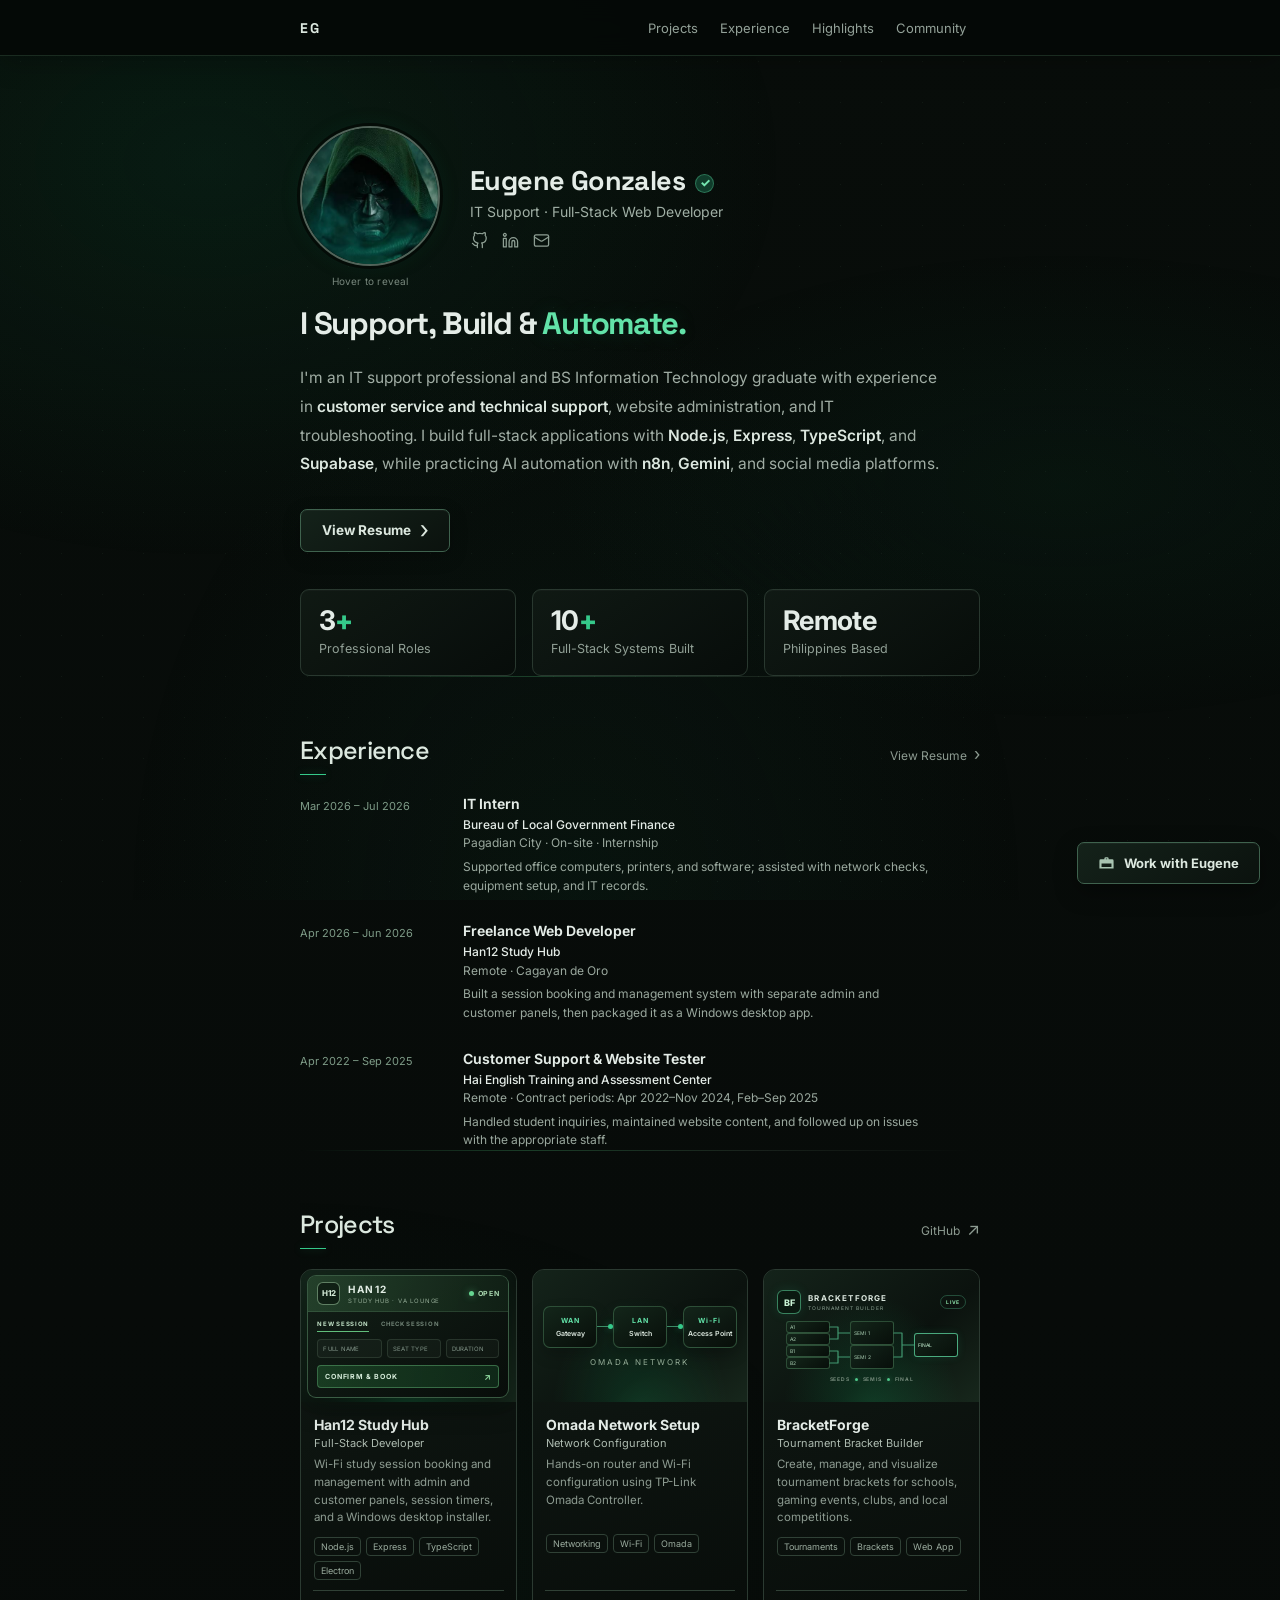
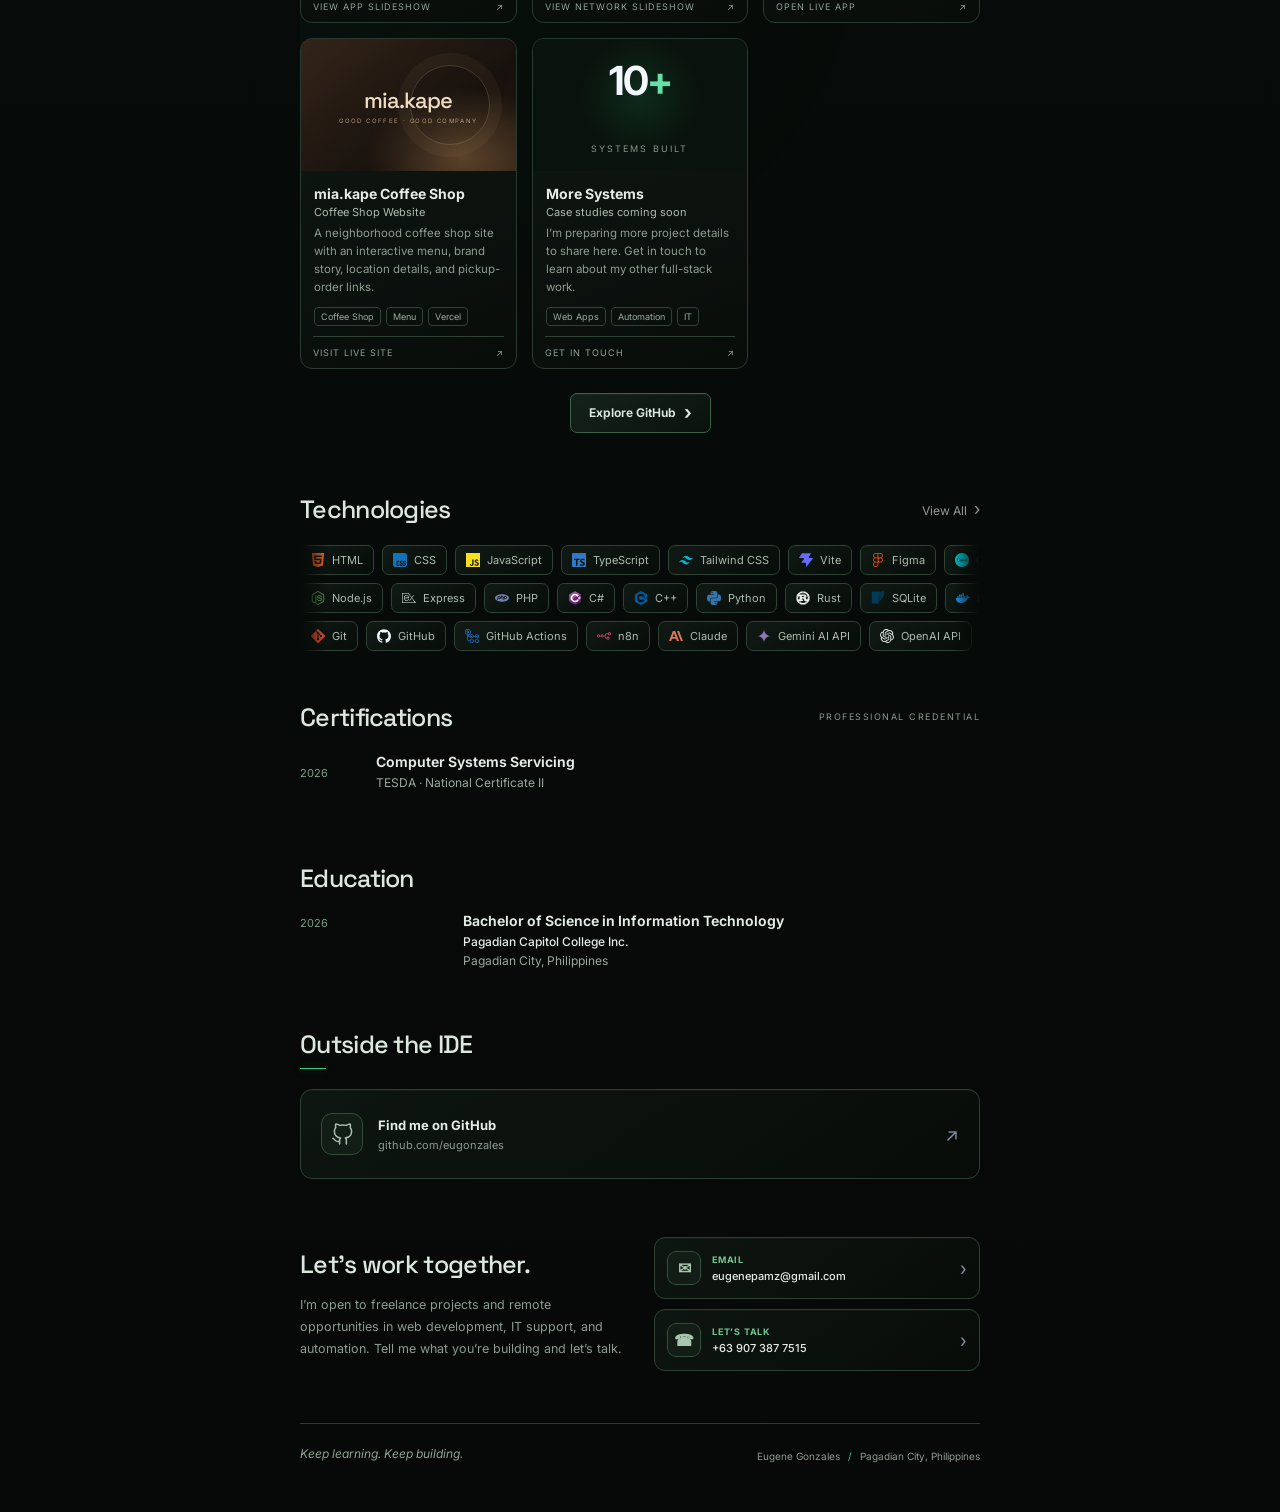
<file: index.html>
<!DOCTYPE html>
<html lang="en">
  <head>
    <meta charset="UTF-8" />
    <meta name="viewport" content="width=device-width, initial-scale=1.0" />
    <title>Eugene Gonzales | Portfolio</title>
    <link rel="preconnect" href="https://fonts.googleapis.com" />
    <link rel="preconnect" href="https://fonts.gstatic.com" crossorigin />
    <link href="https://fonts.googleapis.com/css2?family=Inter:wght@400;500;600;700;800&family=Space+Grotesk:wght@400;500;600;700&display=swap" rel="stylesheet" />
    <link rel="stylesheet" href="styles.css?v=17" />
  </head>
  <body>
    <header class="topbar">
      <nav class="nav-shell" aria-label="Main navigation">
        <a class="brand" href="#" aria-label="Home">EG</a>
        <div class="nav-links">
          <a href="#projects">Projects</a>
          <a href="#experience">Experience</a>
          <a href="#highlights">Highlights</a>
          <a href="#community">Community</a>
        </div>
      </nav>
    </header>

    <main class="hero">
      <section class="profile">
        <div class="profile-avatar">
          <button class="avatar" type="button" aria-label="Reveal your identity" aria-pressed="false">
            <img class="avatar-doomsday" src="assets/doomsday-default.jpg" alt="" />
            <img class="avatar-identity" src="assets/identity-reveal.png" alt="" />
          </button>
          <span class="avatar-hint">Hover to reveal</span>
        </div>
        <div class="identity">
          <h1>Eugene Gonzales <span class="verified" title="Verified">✓</span></h1>
          <p class="role">IT Support · Full-Stack Web Developer</p>
          <div class="socials">
            <a href="https://github.com/eugonzales" target="_blank" rel="noopener noreferrer" aria-label="GitHub">
              <svg viewBox="0 0 24 24" aria-hidden="true"><path d="M9 19c-5 1.5-5-2.5-7-3m14 6v-3.87a3.37 3.37 0 0 0-.94-2.61c3.14-.35 6.44-1.54 6.44-7A5.44 5.44 0 0 0 20 4.77 5.07 5.07 0 0 0 19.91 1S18.73.65 16 2.48a13.38 13.38 0 0 0-7 0C6.27.65 5.09 1 5.09 1A5.07 5.07 0 0 0 5 4.77a5.44 5.44 0 0 0-1.5 3.78c0 5.42 3.3 6.61 6.44 7A3.37 3.37 0 0 0 9 18.13V22"/></svg>
            </a>
            <a href="https://www.linkedin.com/in/gonzaleseugene/" target="_blank" rel="noopener noreferrer" aria-label="LinkedIn">
              <svg viewBox="0 0 24 24" aria-hidden="true"><path d="M16 8a6 6 0 0 1 6 6v7h-4v-7a2 2 0 0 0-4 0v7h-4v-7a6 6 0 0 1 6-6Z"/><rect x="2" y="9" width="4" height="12"/><circle cx="4" cy="4" r="2"/></svg>
            </a>
            <a href="mailto:eugenepamz@gmail.com" aria-label="Email">
              <svg viewBox="0 0 24 24" aria-hidden="true"><rect x="2" y="4" width="20" height="16" rx="2"/><path d="m22 7-8.97 5.7a1.94 1.94 0 0 1-2.06 0L2 7"/></svg>
            </a>
          </div>
        </div>
      </section>

      <section class="intro">
        <h2>I Support, Build &amp; <span>Automate.</span></h2>
        <p>
          I'm an IT support professional and BS Information Technology graduate with experience in
          <strong>customer service and technical support</strong>, website administration, and IT troubleshooting. I build full-stack
          applications with <strong>Node.js</strong>, <strong>Express</strong>, <strong>TypeScript</strong>,
          and <strong>Supabase</strong>, while practicing AI automation with <strong>n8n</strong>,
          <strong>Gemini</strong>, and social media platforms.
        </p>
        <a class="resume-button" href="assets/Eugene-Gonzales-Resume.pdf" target="_blank" rel="noopener noreferrer">View Resume <span>›</span></a>
      </section>

      <section class="stats">
        <article><strong><span>3</span><em>+</em></strong><p>Professional Roles</p></article>
        <article><strong><span>10</span><em>+</em></strong><p>Full-Stack Systems Built</p></article>
        <article><strong>Remote</strong><p>Philippines Based</p></article>
      </section>
    </main>

    <div class="page-content">
      <section class="content-section" id="experience">
        <div class="section-heading">
          <h2>Experience</h2>
          <a href="assets/Eugene-Gonzales-Resume.pdf" target="_blank" rel="noopener noreferrer">View Resume <span>›</span></a>
        </div>
        <div class="timeline">
          <article class="timeline-entry">
            <time>Mar 2026 – Jul 2026</time>
            <div>
              <h3>IT Intern</h3>
              <p class="entry-company">Bureau of Local Government Finance</p>
              <p class="entry-meta">Pagadian City · On-site · Internship</p>
              <p class="entry-description">Supported office computers, printers, and software; assisted with network checks, equipment setup, and IT records.</p>
            </div>
          </article>
          <article class="timeline-entry">
            <time>Apr 2026 – Jun 2026</time>
            <div>
              <h3>Freelance Web Developer</h3>
              <p class="entry-company">Han12 Study Hub</p>
              <p class="entry-meta">Remote · Cagayan de Oro</p>
              <p class="entry-description">Built a session booking and management system with separate admin and customer panels, then packaged it as a Windows desktop app.</p>
            </div>
          </article>
          <article class="timeline-entry">
            <time>Apr 2022 – Sep 2025</time>
            <div>
              <h3>Customer Support &amp; Website Tester</h3>
              <p class="entry-company">Hai English Training and Assessment Center</p>
              <p class="entry-meta">Remote · Contract periods: Apr 2022–Nov 2024, Feb–Sep 2025</p>
              <p class="entry-description">Handled student inquiries, maintained website content, and followed up on issues with the appropriate staff.</p>
            </div>
          </article>
        </div>
      </section>

      <section class="content-section" id="projects">
        <div class="section-heading">
          <h2>Projects</h2>
          <a href="https://github.com/eugonzales" target="_blank" rel="noopener noreferrer">GitHub <span>↗</span></a>
        </div>
        <div class="project-grid">
          <article class="project-card">
            <div class="project-art han12-art" aria-hidden="true">
              <div class="han12-banner">
                <div class="han12-banner-header">
                  <span class="han12-banner-mark">H12</span>
                  <span class="han12-banner-brand"><b>HAN12</b><small>STUDY HUB · VA LOUNGE</small></span>
                  <span class="han12-banner-open"><i></i> OPEN</span>
                </div>
                <div class="han12-banner-content">
                  <div class="han12-banner-tabs"><span>NEW SESSION</span><span>CHECK SESSION</span></div>
                  <div class="han12-banner-fields"><span>FULL NAME</span><span>SEAT TYPE</span><span>DURATION</span></div>
                  <div class="han12-banner-action">CONFIRM &amp; BOOK <b>↗</b></div>
                </div>
              </div>
            </div>
            <div class="project-copy">
              <h3>Han12 Study Hub</h3>
              <p class="project-role">Full-Stack Developer</p>
              <p>Wi-Fi study session booking and management with admin and customer panels, session timers, and a Windows desktop installer.</p>
              <div class="project-tags"><span>Node.js</span><span>Express</span><span>TypeScript</span><span>Electron</span></div>
            </div>
            <a class="project-link" href="han12.html">VIEW APP SLIDESHOW <span>↗</span></a>
          </article>
          <article class="project-card">
            <div class="project-art omada-art" aria-hidden="true">
              <div class="omada-topology">
                <span class="omada-device"><i>WAN</i><b>Gateway</b></span>
                <span class="omada-connection"></span>
                <span class="omada-device"><i>LAN</i><b>Switch</b></span>
                <span class="omada-connection"></span>
                <span class="omada-device"><i>Wi-Fi</i><b>Access Point</b></span>
              </div>
              <small>OMADA NETWORK</small>
            </div>
            <div class="project-copy">
              <h3>Omada Network Setup</h3>
              <p class="project-role">Network Configuration</p>
              <p>Hands-on router and Wi-Fi configuration using TP-Link Omada Controller.</p>
              <div class="project-tags"><span>Networking</span><span>Wi-Fi</span><span>Omada</span></div>
            </div>
            <a class="project-link" href="omada.html">VIEW NETWORK SLIDESHOW <span>↗</span></a>
          </article>
          <article class="project-card">
            <div class="project-art bracketforge-art" aria-hidden="true">
              <div class="bracketforge-brand">
                <span class="bracketforge-logo">BF</span>
                <span class="bracketforge-name"><b>BRACKETFORGE</b><small>TOURNAMENT BUILDER</small></span>
                <span class="bracketforge-live">LIVE</span>
              </div>
              <div class="bracketforge-chart">
                <div class="bracketforge-round bracketforge-seeds"><span>A1</span><span>A2</span><span>B1</span><span>B2</span></div>
                <svg class="bracketforge-connectors" viewBox="0 0 20 48" aria-hidden="true">
                  <path d="M0 6h8v6h12M0 18h8V12M0 30h8v6h12M0 42h8v-6" />
                </svg>
                <div class="bracketforge-round bracketforge-semifinals"><span>SEMI 1</span><span>SEMI 2</span></div>
                <svg class="bracketforge-connectors" viewBox="0 0 20 48" aria-hidden="true">
                  <path d="M0 12h8v12h12M0 36h8V24" />
                </svg>
                <div class="bracketforge-round bracketforge-final"><span>FINAL</span></div>
              </div>
              <div class="bracketforge-footer"><span>SEEDS</span><i></i><span>SEMIS</span><i></i><span>FINAL</span></div>
            </div>
            <div class="project-copy">
              <h3>BracketForge</h3>
              <p class="project-role">Tournament Bracket Builder</p>
              <p>Create, manage, and visualize tournament brackets for schools, gaming events, clubs, and local competitions.</p>
              <div class="project-tags"><span>Tournaments</span><span>Brackets</span><span>Web App</span></div>
            </div>
            <a class="project-link" href="https://tournament-bracket-yuj.vercel.app/" target="_blank" rel="noopener noreferrer">OPEN LIVE APP <span>↗</span></a>
          </article>
          <article class="project-card">
            <div class="project-art coffee-shop-art" aria-hidden="true">
              <div class="coffee-shop-brand">
                <strong>mia.kape</strong>
                <small>GOOD COFFEE · GOOD COMPANY</small>
              </div>
            </div>
            <div class="project-copy">
              <h3>mia.kape Coffee Shop</h3>
              <p class="project-role">Coffee Shop Website</p>
              <p>A neighborhood coffee shop site with an interactive menu, brand story, location details, and pickup-order links.</p>
              <div class="project-tags"><span>Coffee Shop</span><span>Menu</span><span>Vercel</span></div>
            </div>
            <a class="project-link" href="https://coffee-shop-olive-tau.vercel.app/" target="_blank" rel="noopener noreferrer">VISIT LIVE SITE <span>↗</span></a>
          </article>
          <article class="project-card upcoming-card">
            <div class="project-art upcoming-art" aria-hidden="true"><span>10<span>+</span></span><small>SYSTEMS BUILT</small></div>
            <div class="project-copy">
              <h3>More Systems</h3>
              <p class="project-role">Case studies coming soon</p>
              <p>I’m preparing more project details to share here. Get in touch to learn about my other full-stack work.</p>
              <div class="project-tags"><span>Web Apps</span><span>Automation</span><span>IT</span></div>
            </div>
            <a class="project-link" href="mailto:eugenepamz@gmail.com">GET IN TOUCH <span>↗</span></a>
          </article>
        </div>
        <a class="section-button" href="https://github.com/eugonzales" target="_blank" rel="noopener noreferrer">Explore GitHub <span>›</span></a>
      </section>

      <section class="content-section highlights-section" id="highlights">
        <div class="section-heading">
          <h2>Technologies</h2>
          <a href="tech-stack.html">View All <span>›</span></a>
        </div>
        <div class="technology-marquee" role="group" aria-label="Technology logos">
          <div class="technology-marquee-row">
            <div class="technology-marquee-track">
              <div class="technology-list technology-marquee-group">
                <span><img src="assets/technology-logos/html5.svg" alt="" aria-hidden="true">HTML</span>
                <span><img src="assets/technology-logos/css3.svg" alt="" aria-hidden="true">CSS</span>
                <span><img src="assets/technology-logos/javascript.svg" alt="" aria-hidden="true">JavaScript</span>
                <span><img src="assets/technology-logos/typescript.svg" alt="" aria-hidden="true">TypeScript</span>
                <span><img src="assets/technology-logos/tailwindcss.svg" alt="" aria-hidden="true">Tailwind CSS</span>
                <span><img src="assets/technology-logos/vite.svg" alt="" aria-hidden="true">Vite</span>
                <span><img src="assets/technology-logos/figma.svg" alt="" aria-hidden="true">Figma</span>
                <span><img src="assets/technology-logos/canva.svg" alt="" aria-hidden="true">Canva</span>
                <span><img src="assets/technology-logos/capcut.svg" alt="" aria-hidden="true">CapCut</span>
                <span><img src="assets/technology-logos/microsoftexcel.svg" alt="" aria-hidden="true">Excel</span>
                <span><img src="assets/technology-logos/seo.svg" alt="" aria-hidden="true">SEO Optimization</span>
                <span><img src="assets/technology-logos/googleanalytics.svg" alt="" aria-hidden="true">Google Analytics</span>
                <span><img src="assets/technology-logos/googlesearchconsole.svg" alt="" aria-hidden="true">Google Search Console</span>
              </div>
            </div>
          </div>
          <div class="technology-marquee-row is-reversed">
            <div class="technology-marquee-track">
              <div class="technology-list technology-marquee-group">
                <span><img src="assets/technology-logos/nodejs.svg" alt="" aria-hidden="true">Node.js</span>
                <span><img src="assets/technology-logos/express.svg" alt="" aria-hidden="true">Express</span>
                <span><img src="assets/technology-logos/php.svg" alt="" aria-hidden="true">PHP</span>
                <span><img src="assets/technology-logos/csharp.svg" alt="" aria-hidden="true">C#</span>
                <span><img src="assets/technology-logos/cplusplus.svg" alt="" aria-hidden="true">C++</span>
                <span><img src="assets/technology-logos/python.svg" alt="" aria-hidden="true">Python</span>
                <span><img src="assets/technology-logos/rust.svg" alt="" aria-hidden="true">Rust</span>
                <span><img src="assets/technology-logos/sqlite.svg" alt="" aria-hidden="true">SQLite</span>
                <span><img src="assets/technology-logos/docker.svg" alt="" aria-hidden="true">Docker</span>
                <span><img src="assets/technology-logos/supabase.svg" alt="" aria-hidden="true">Supabase</span>
                <span><img src="assets/technology-logos/electron.svg" alt="" aria-hidden="true">Electron</span>
                <span><img src="assets/technology-logos/pc-support.svg" alt="" aria-hidden="true">PC Support</span>
              </div>
            </div>
          </div>
          <div class="technology-marquee-row">
            <div class="technology-marquee-track">
              <div class="technology-list technology-marquee-group">
                <span><img src="assets/technology-logos/git.svg" alt="" aria-hidden="true">Git</span>
                <span><img src="assets/technology-logos/github.svg" alt="" aria-hidden="true">GitHub</span>
                <span><img src="assets/technology-logos/githubactions.svg" alt="" aria-hidden="true">GitHub Actions</span>
                <span><img src="assets/technology-logos/n8n.svg" alt="" aria-hidden="true">n8n</span>
                <span><img src="assets/technology-logos/anthropic.svg" alt="" aria-hidden="true">Claude</span>
                <span><img src="assets/technology-logos/gemini.svg" alt="" aria-hidden="true">Gemini AI API</span>
                <span><img src="assets/technology-logos/openai.svg" alt="" aria-hidden="true">OpenAI API</span>
                <span><img src="assets/technology-logos/groq.svg" alt="" aria-hidden="true">Groq API</span>
                <span><img src="assets/technology-logos/prompt-engineering.svg" alt="" aria-hidden="true">Prompt Engineering</span>
                <span><img src="assets/technology-logos/googleadsense.svg" alt="" aria-hidden="true">Google AdSense</span>
                <span><img src="assets/technology-logos/googlemybusiness.svg" alt="" aria-hidden="true">Google My Business</span>
                <span><img src="assets/technology-logos/mailchimp.svg" alt="" aria-hidden="true">Mailchimp</span>
                <span><img src="assets/technology-logos/networking.svg" alt="" aria-hidden="true">Networking</span>
              </div>
            </div>
          </div>
        </div>

        <div class="subsection-heading">
          <h2>Certifications</h2>
          <span class="section-note">Professional credential</span>
        </div>
        <article class="credential-card">
          <time>2026</time>
          <div><h3>Computer Systems Servicing</h3><p>TESDA · National Certificate II</p></div>
        </article>

        <div class="subsection-heading education-heading">
          <h2>Education</h2>
        </div>
        <article class="timeline-entry education-entry">
          <time>2026</time>
          <div>
            <h3>Bachelor of Science in Information Technology</h3>
            <p class="entry-company">Pagadian Capitol College Inc.</p>
            <p class="entry-meta">Pagadian City, Philippines</p>
          </div>
        </article>
      </section>

      <section class="content-section community-section" id="community">
        <div class="section-heading">
          <h2>Outside the IDE</h2>
        </div>
        <a class="github-panel" href="https://github.com/eugonzales" target="_blank" rel="noopener noreferrer">
          <span class="github-mark" aria-hidden="true">
            <svg viewBox="0 0 24 24"><path d="M9 19c-5 1.5-5-2.5-7-3m14 6v-3.87a3.37 3.37 0 0 0-.94-2.61c3.14-.35 6.44-1.54 6.44-7A5.44 5.44 0 0 0 20 4.77 5.07 5.07 0 0 0 19.91 1S18.73.65 16 2.48a13.38 13.38 0 0 0-7 0C6.27.65 5.09 1 5.09 1A5.07 5.07 0 0 0 5 4.77a5.44 5.44 0 0 0-1.5 3.78c0 5.42 3.3 6.61 6.44 7A3.37 3.37 0 0 0 9 18.13V22"/></svg>
          </span>
          <span><strong>Find me on GitHub</strong><small>github.com/eugonzales</small></span>
          <span class="panel-arrow">↗</span>
        </a>

        <div class="contact-section">
          <div>
            <h2>Let’s work together.</h2>
            <p>I’m open to freelance projects and remote opportunities in web development, IT support, and automation. Tell me what you’re building and let’s talk.</p>
          </div>
          <div class="contact-links">
            <a href="mailto:eugenepamz@gmail.com">
              <span class="contact-icon" aria-hidden="true">✉</span>
              <span><small>Email</small><strong>eugenepamz@gmail.com</strong></span>
              <span class="panel-arrow">›</span>
            </a>
            <a href="tel:+639073877515">
              <span class="contact-icon" aria-hidden="true">☎</span>
              <span><small>Let’s talk</small><strong>+63 907 387 7515</strong></span>
              <span class="panel-arrow">›</span>
            </a>
          </div>
        </div>

        <footer class="site-footer">
          <p>Keep learning. Keep building.</p>
          <span>Eugene Gonzales <i>/</i> Pagadian City, Philippines</span>
        </footer>
      </section>
    </div>

    <a class="work-button" href="mailto:eugenepamz@gmail.com">
      <svg viewBox="0 0 24 24" aria-hidden="true"><path d="M9 6V5a2 2 0 0 1 2-2h2a2 2 0 0 1 2 2v1h5a2 2 0 0 1 2 2v11H2V8a2 2 0 0 1 2-2h5Zm2 0h2V5h-2v1Zm8 6H5v5h14v-5Zm-9-2h2v2h-2V10Z"/></svg>
      <span>Work with Eugene</span>
    </a>

    <script src="script.js?v=6"></script>
  </body>
</html>
</file>
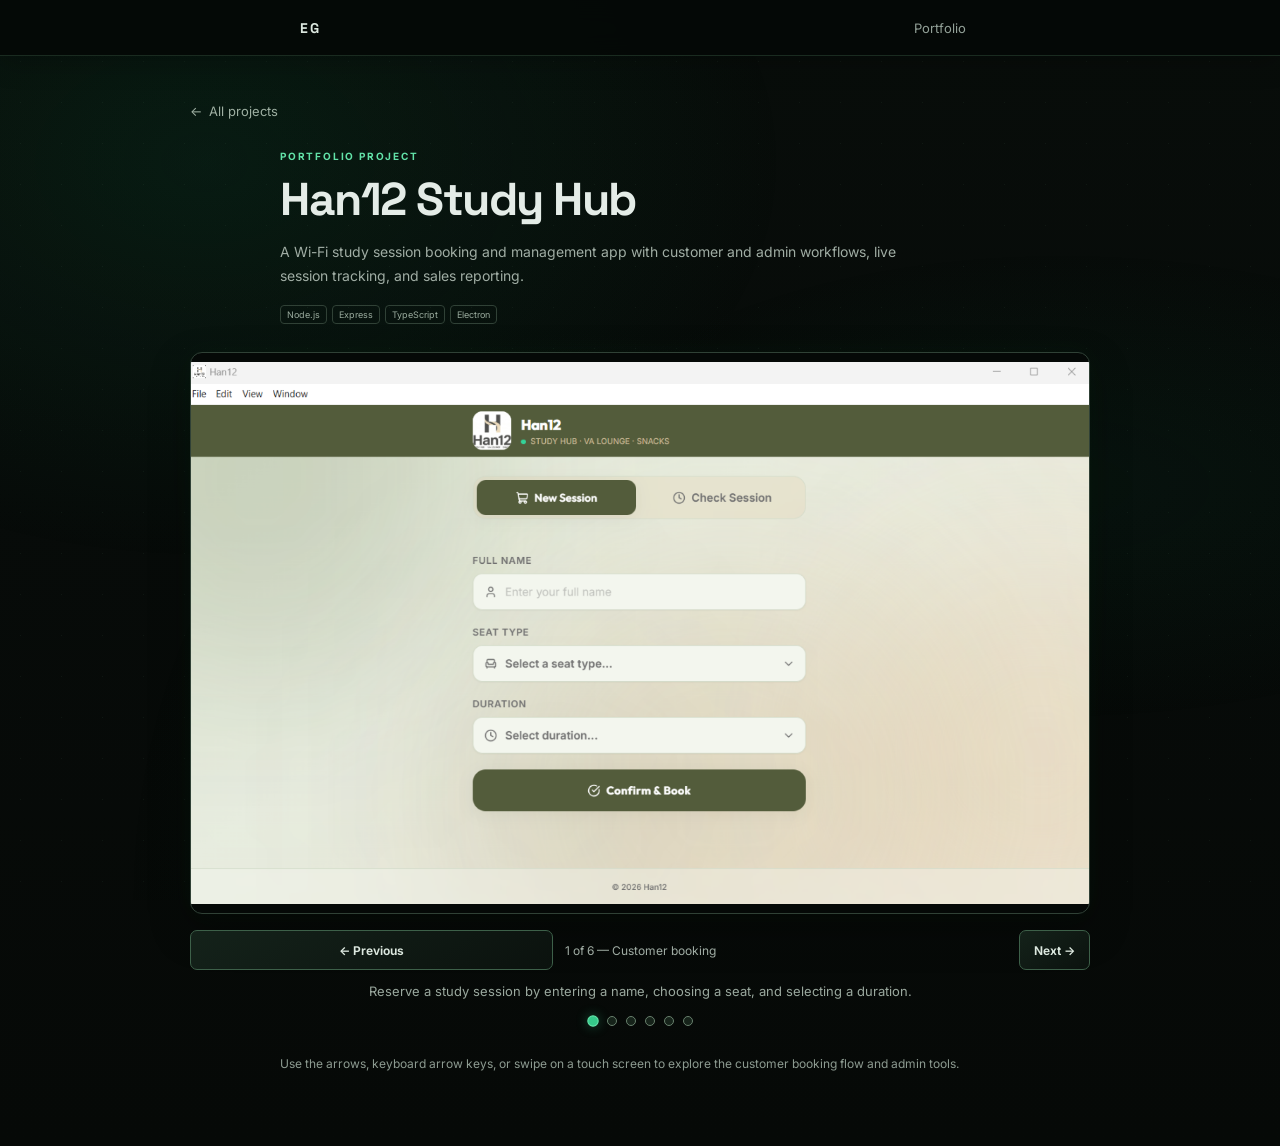
<file: han12.html>
<!DOCTYPE html>
<html lang="en">
  <head>
    <meta charset="UTF-8" />
    <meta name="viewport" content="width=device-width, initial-scale=1.0" />
    <title>Han12 Study Hub | Eugene Gonzales</title>
    <link rel="preconnect" href="https://fonts.googleapis.com" />
    <link rel="preconnect" href="https://fonts.gstatic.com" crossorigin />
    <link href="https://fonts.googleapis.com/css2?family=Inter:wght@400;500;600;700;800&family=Space+Grotesk:wght@400;500;600;700&display=swap" rel="stylesheet" />
    <link rel="stylesheet" href="styles.css?v=17" />
  </head>
  <body>
    <header class="topbar">
      <nav class="nav-shell" aria-label="Main navigation">
        <a class="brand" href="index.html" aria-label="Eugene Gonzales home">EG</a>
        <div class="nav-links">
          <a href="index.html#projects">Portfolio</a>
        </div>
      </nav>
    </header>

    <main class="project-detail-main">
      <a class="project-back-link" href="index.html#projects"><span aria-hidden="true">←</span> All projects</a>

      <header class="project-detail-intro">
        <p class="project-eyebrow">Portfolio project</p>
        <h1>Han12 Study Hub</h1>
        <p>A Wi-Fi study session booking and management app with customer and admin workflows, live session tracking, and sales reporting.</p>
        <div class="project-tags">
          <span>Node.js</span><span>Express</span><span>TypeScript</span><span>Electron</span>
        </div>
      </header>

      <section
        class="project-slideshow"
        aria-label="Han12 app screenshots. Use the arrow keys, controls, or swipe to browse."
        tabindex="0"
      >
        <div class="project-slide-stage">
          <figure class="project-slide is-active" data-caption="Customer booking" data-summary="Reserve a study session by entering a name, choosing a seat, and selecting a duration." aria-hidden="false">
            <img src="assets/han12-customer-booking.png" alt="Han12 customer booking screen with seat type and duration choices" />
          </figure>
          <figure class="project-slide" data-caption="Admin login" data-summary="A password-protected entry point for the study hub's administrative tools." aria-hidden="true">
            <img src="assets/han12-admin-login.png" alt="Han12 administrator login screen" />
          </figure>
          <figure class="project-slide" data-caption="Operations dashboard" data-summary="See a snapshot of active sessions, earnings, pending approvals, and bookings." aria-hidden="true">
            <img src="assets/han12-admin-dashboard.png" alt="Han12 admin operations dashboard with session and earnings summaries" />
          </figure>
          <figure class="project-slide" data-caption="Sales report" data-summary="Review session records and earnings across selected dates." aria-hidden="true">
            <img src="assets/han12-sales-report.png" alt="Han12 sales report with earnings totals and session records" />
          </figure>
          <figure class="project-slide" data-caption="Session activity log" data-summary="Track bookings through approval and session completion in an activity timeline." aria-hidden="true">
            <img src="assets/han12-session-log.png" alt="Han12 session activity log showing booking, approval, and session end events" />
          </figure>
          <figure class="project-slide" data-caption="Admin settings" data-summary="Manage administrator credentials and configure session archiving." aria-hidden="true">
            <img src="assets/han12-admin-settings.png" alt="Han12 admin settings for password changes and session archiving" />
          </figure>
        </div>

        <div class="project-slide-controls">
          <button class="project-slide-control" type="button" data-slide-step="-1" aria-label="Previous screenshot">← Previous</button>
          <p class="project-slide-status">1 of 6 — Customer booking</p>
          <button class="project-slide-control" type="button" data-slide-step="1" aria-label="Next screenshot">Next →</button>
        </div>

        <p class="project-slide-summary" aria-live="polite" aria-atomic="true">Reserve a study session by entering a name, choosing a seat, and selecting a duration.</p>

        <div class="project-slide-dots" role="group" aria-label="Choose a screenshot">
          <button class="project-slide-dot" type="button" data-slide-index="0" aria-label="Show screenshot 1: Customer booking" aria-current="true"></button>
          <button class="project-slide-dot" type="button" data-slide-index="1" aria-label="Show screenshot 2: Admin login"></button>
          <button class="project-slide-dot" type="button" data-slide-index="2" aria-label="Show screenshot 3: Operations dashboard"></button>
          <button class="project-slide-dot" type="button" data-slide-index="3" aria-label="Show screenshot 4: Sales report"></button>
          <button class="project-slide-dot" type="button" data-slide-index="4" aria-label="Show screenshot 5: Session activity log"></button>
          <button class="project-slide-dot" type="button" data-slide-index="5" aria-label="Show screenshot 6: Admin settings"></button>
        </div>
      </section>

      <p class="project-detail-note">Use the arrows, keyboard arrow keys, or swipe on a touch screen to explore the customer booking flow and admin tools.</p>
    </main>

    <script src="script.js?v=6"></script>
  </body>
</html>
</file>
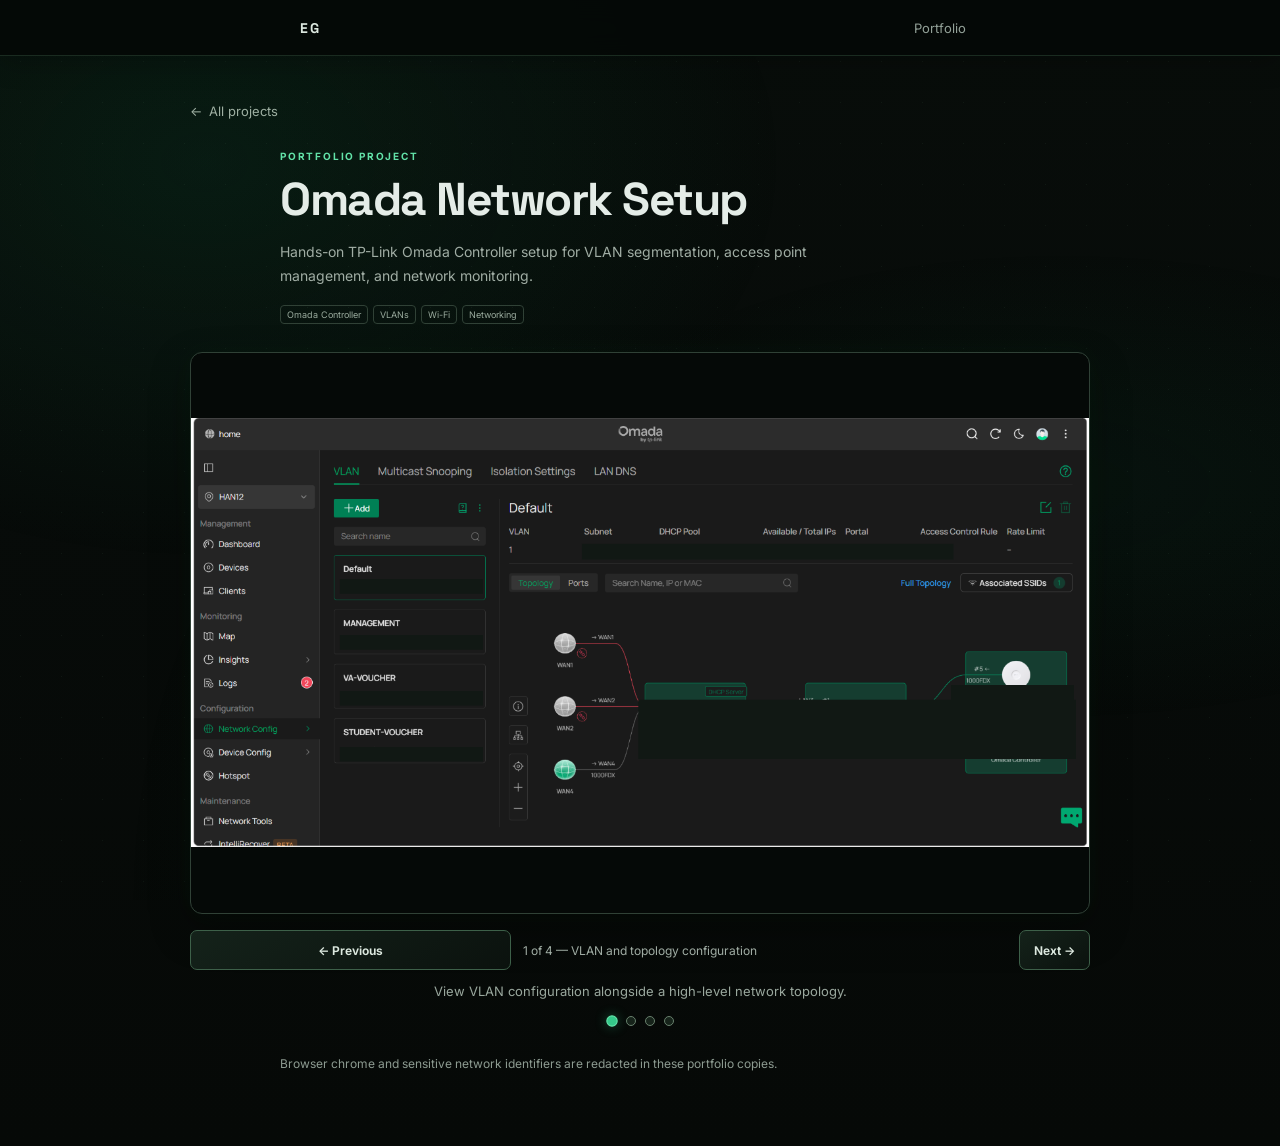
<file: omada.html>
<!DOCTYPE html>
<html lang="en">
  <head>
    <meta charset="UTF-8" />
    <meta name="viewport" content="width=device-width, initial-scale=1.0" />
    <title>Omada Network Setup | Eugene Gonzales</title>
    <link rel="preconnect" href="https://fonts.googleapis.com" />
    <link rel="preconnect" href="https://fonts.gstatic.com" crossorigin />
    <link href="https://fonts.googleapis.com/css2?family=Inter:wght@400;500;600;700;800&family=Space+Grotesk:wght@400;500;600;700&display=swap" rel="stylesheet" />
    <link rel="stylesheet" href="styles.css?v=17" />
  </head>
  <body>
    <header class="topbar">
      <nav class="nav-shell" aria-label="Main navigation">
        <a class="brand" href="index.html" aria-label="Eugene Gonzales home">EG</a>
        <div class="nav-links">
          <a href="index.html#projects">Portfolio</a>
        </div>
      </nav>
    </header>

    <main class="project-detail-main">
      <a class="project-back-link" href="index.html#projects"><span aria-hidden="true">←</span> All projects</a>

      <header class="project-detail-intro">
        <p class="project-eyebrow">Portfolio project</p>
        <h1>Omada Network Setup</h1>
        <p>Hands-on TP-Link Omada Controller setup for VLAN segmentation, access point management, and network monitoring.</p>
        <div class="project-tags">
          <span>Omada Controller</span><span>VLANs</span><span>Wi-Fi</span><span>Networking</span>
        </div>
      </header>

      <section
        class="project-slideshow"
        aria-label="Omada network screenshots. Use the arrow keys, controls, or swipe to browse."
        tabindex="0"
      >
        <div class="project-slide-stage">
          <figure class="project-slide is-active" data-caption="VLAN and topology configuration" data-summary="View VLAN configuration alongside a high-level network topology." aria-hidden="false">
            <img src="assets/omada-vlan-topology.png" alt="Omada VLAN configuration and network topology with network addresses redacted" />
          </figure>
          <figure class="project-slide" data-caption="Access point status" data-summary="Check access point connectivity, throughput, and channel utilization." aria-hidden="true">
            <img src="assets/omada-access-point.png" alt="Omada access point overview with connection and channel utilization metrics; device identifiers are redacted" />
          </figure>
          <figure class="project-slide" data-caption="Network topology" data-summary="See the gateway, switches, access points, and connected devices in one map." aria-hidden="true">
            <img src="assets/omada-network-topology.png" alt="Omada network topology showing connected devices with identifiers redacted" />
          </figure>
          <figure class="project-slide" data-caption="Network monitoring dashboard" data-summary="Monitor traffic trends, throughput, connected devices, and application usage." aria-hidden="true">
            <img src="assets/omada-dashboard.png" alt="Omada dashboard with traffic monitoring; public IP and device identifiers are redacted" />
          </figure>
        </div>

        <div class="project-slide-controls">
          <button class="project-slide-control" type="button" data-slide-step="-1" aria-label="Previous screenshot">← Previous</button>
          <p class="project-slide-status">1 of 4 — VLAN and topology configuration</p>
          <button class="project-slide-control" type="button" data-slide-step="1" aria-label="Next screenshot">Next →</button>
        </div>

        <p class="project-slide-summary" aria-live="polite" aria-atomic="true">View VLAN configuration alongside a high-level network topology.</p>

        <div class="project-slide-dots" role="group" aria-label="Choose a screenshot">
          <button class="project-slide-dot" type="button" data-slide-index="0" aria-label="Show screenshot 1: VLAN and topology configuration" aria-current="true"></button>
          <button class="project-slide-dot" type="button" data-slide-index="1" aria-label="Show screenshot 2: Access point status"></button>
          <button class="project-slide-dot" type="button" data-slide-index="2" aria-label="Show screenshot 3: Network topology"></button>
          <button class="project-slide-dot" type="button" data-slide-index="3" aria-label="Show screenshot 4: Network monitoring dashboard"></button>
        </div>
      </section>

      <p class="project-detail-note">Browser chrome and sensitive network identifiers are redacted in these portfolio copies.</p>
    </main>

    <script src="script.js?v=6"></script>
  </body>
</html>
</file>
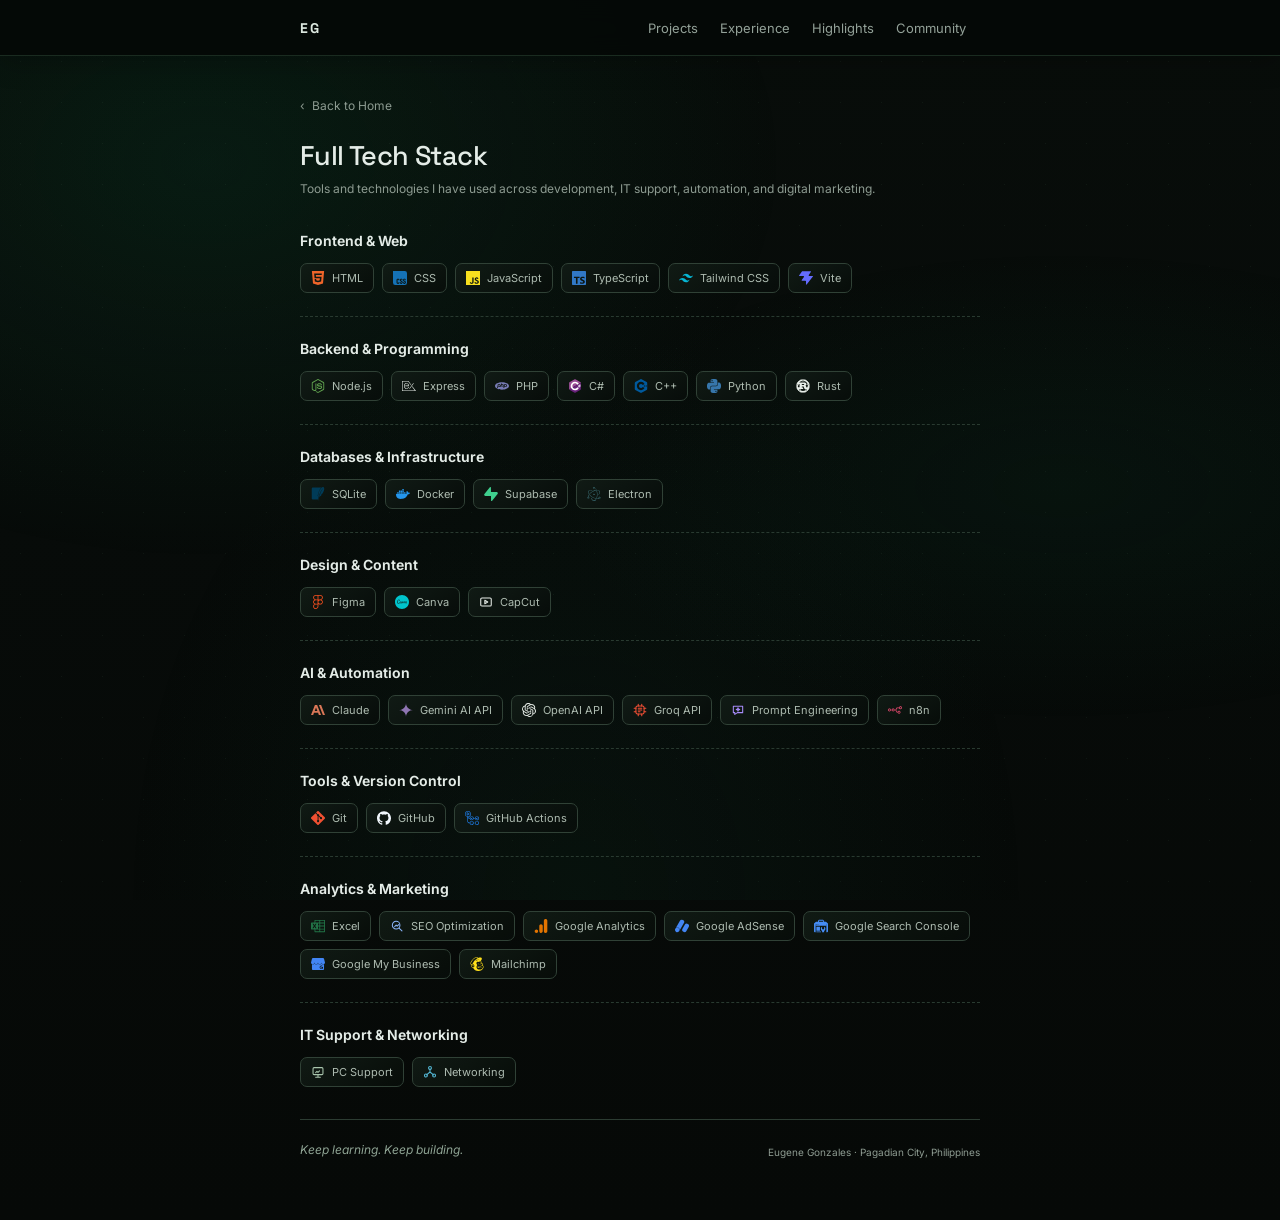
<file: tech-stack.html>
<!DOCTYPE html>
<html lang="en">
  <head>
    <meta charset="UTF-8" />
    <meta name="viewport" content="width=device-width, initial-scale=1.0" />
    <meta name="description" content="A categorized list of technologies and tools used by Eugene Gonzales." />
    <title>Full Tech Stack | Eugene Gonzales</title>
    <link rel="preconnect" href="https://fonts.googleapis.com" />
    <link rel="preconnect" href="https://fonts.gstatic.com" crossorigin />
    <link href="https://fonts.googleapis.com/css2?family=Inter:wght@400;500;600;700;800&family=Space+Grotesk:wght@400;500;600;700&display=swap" rel="stylesheet" />
    <link rel="stylesheet" href="styles.css?v=17" />
  </head>
  <body>
    <header class="topbar">
      <nav class="nav-shell" aria-label="Main navigation">
        <a class="brand" href="index.html" aria-label="Home">EG</a>
        <div class="nav-links">
          <a href="index.html#projects">Projects</a>
          <a href="index.html#experience">Experience</a>
          <a href="index.html#highlights">Highlights</a>
          <a href="index.html#community">Community</a>
        </div>
      </nav>
    </header>

    <main class="page-content tech-stack-page">
      <a class="tech-stack-back-link" href="index.html"><span aria-hidden="true">‹</span> Back to Home</a>
      <h1>Full Tech Stack</h1>
      <p class="tech-stack-intro">Tools and technologies I have used across development, IT support, automation, and digital marketing.</p>

      <section class="tech-stack-category" aria-labelledby="tech-frontend">
        <h2 id="tech-frontend">Frontend &amp; Web</h2>
        <div class="technology-list">
          <span><img src="assets/technology-logos/html5.svg" alt="" aria-hidden="true">HTML</span>
          <span><img src="assets/technology-logos/css3.svg" alt="" aria-hidden="true">CSS</span>
          <span><img src="assets/technology-logos/javascript.svg" alt="" aria-hidden="true">JavaScript</span>
          <span><img src="assets/technology-logos/typescript.svg" alt="" aria-hidden="true">TypeScript</span>
          <span><img src="assets/technology-logos/tailwindcss.svg" alt="" aria-hidden="true">Tailwind CSS</span>
          <span><img src="assets/technology-logos/vite.svg" alt="" aria-hidden="true">Vite</span>
        </div>
      </section>

      <section class="tech-stack-category" aria-labelledby="tech-backend">
        <h2 id="tech-backend">Backend &amp; Programming</h2>
        <div class="technology-list">
          <span><img src="assets/technology-logos/nodejs.svg" alt="" aria-hidden="true">Node.js</span>
          <span><img src="assets/technology-logos/express.svg" alt="" aria-hidden="true">Express</span>
          <span><img src="assets/technology-logos/php.svg" alt="" aria-hidden="true">PHP</span>
          <span><img src="assets/technology-logos/csharp.svg" alt="" aria-hidden="true">C#</span>
          <span><img src="assets/technology-logos/cplusplus.svg" alt="" aria-hidden="true">C++</span>
          <span><img src="assets/technology-logos/python.svg" alt="" aria-hidden="true">Python</span>
          <span><img src="assets/technology-logos/rust.svg" alt="" aria-hidden="true">Rust</span>
        </div>
      </section>

      <section class="tech-stack-category" aria-labelledby="tech-data">
        <h2 id="tech-data">Databases &amp; Infrastructure</h2>
        <div class="technology-list">
          <span><img src="assets/technology-logos/sqlite.svg" alt="" aria-hidden="true">SQLite</span>
          <span><img src="assets/technology-logos/docker.svg" alt="" aria-hidden="true">Docker</span>
          <span><img src="assets/technology-logos/supabase.svg" alt="" aria-hidden="true">Supabase</span>
          <span><img src="assets/technology-logos/electron.svg" alt="" aria-hidden="true">Electron</span>
        </div>
      </section>

      <section class="tech-stack-category" aria-labelledby="tech-design">
        <h2 id="tech-design">Design &amp; Content</h2>
        <div class="technology-list">
          <span><img src="assets/technology-logos/figma.svg" alt="" aria-hidden="true">Figma</span>
          <span><img src="assets/technology-logos/canva.svg" alt="" aria-hidden="true">Canva</span>
          <span><img src="assets/technology-logos/capcut.svg" alt="" aria-hidden="true">CapCut</span>
        </div>
      </section>

      <section class="tech-stack-category" aria-labelledby="tech-ai">
        <h2 id="tech-ai">AI &amp; Automation</h2>
        <div class="technology-list">
          <span><img src="assets/technology-logos/anthropic.svg" alt="" aria-hidden="true">Claude</span>
          <span><img src="assets/technology-logos/gemini.svg" alt="" aria-hidden="true">Gemini AI API</span>
          <span><img src="assets/technology-logos/openai.svg" alt="" aria-hidden="true">OpenAI API</span>
          <span><img src="assets/technology-logos/groq.svg" alt="" aria-hidden="true">Groq API</span>
          <span><img src="assets/technology-logos/prompt-engineering.svg" alt="" aria-hidden="true">Prompt Engineering</span>
          <span><img src="assets/technology-logos/n8n.svg" alt="" aria-hidden="true">n8n</span>
        </div>
      </section>

      <section class="tech-stack-category" aria-labelledby="tech-workflow">
        <h2 id="tech-workflow">Tools &amp; Version Control</h2>
        <div class="technology-list">
          <span><img src="assets/technology-logos/git.svg" alt="" aria-hidden="true">Git</span>
          <span><img src="assets/technology-logos/github.svg" alt="" aria-hidden="true">GitHub</span>
          <span><img src="assets/technology-logos/githubactions.svg" alt="" aria-hidden="true">GitHub Actions</span>
        </div>
      </section>

      <section class="tech-stack-category" aria-labelledby="tech-marketing">
        <h2 id="tech-marketing">Analytics &amp; Marketing</h2>
        <div class="technology-list">
          <span><img src="assets/technology-logos/microsoftexcel.svg" alt="" aria-hidden="true">Excel</span>
          <span><img src="assets/technology-logos/seo.svg" alt="" aria-hidden="true">SEO Optimization</span>
          <span><img src="assets/technology-logos/googleanalytics.svg" alt="" aria-hidden="true">Google Analytics</span>
          <span><img src="assets/technology-logos/googleadsense.svg" alt="" aria-hidden="true">Google AdSense</span>
          <span><img src="assets/technology-logos/googlesearchconsole.svg" alt="" aria-hidden="true">Google Search Console</span>
          <span><img src="assets/technology-logos/googlemybusiness.svg" alt="" aria-hidden="true">Google My Business</span>
          <span><img src="assets/technology-logos/mailchimp.svg" alt="" aria-hidden="true">Mailchimp</span>
        </div>
      </section>

      <section class="tech-stack-category" aria-labelledby="tech-support">
        <h2 id="tech-support">IT Support &amp; Networking</h2>
        <div class="technology-list">
          <span><img src="assets/technology-logos/pc-support.svg" alt="" aria-hidden="true">PC Support</span>
          <span><img src="assets/technology-logos/networking.svg" alt="" aria-hidden="true">Networking</span>
        </div>
      </section>

      <footer class="site-footer tech-stack-footer">
        <p>Keep learning. Keep building.</p>
        <span>Eugene Gonzales · Pagadian City, Philippines</span>
      </footer>
    </main>
  </body>
</html>
</file>
<file: styles.css>
:root {
  --bg: #070b09;
  --surface: #0c1310;
  --surface-raised: #111a15;
  --text: #e4ece7;
  --muted: #8d9b91;
  --line: #293a30;
  --metal: #46564b;
  --accent: #35c98a;
  --accent-bright: #62e2a8;
  --nav: rgba(5, 9, 7, .94);
}

@media (prefers-reduced-motion: reduce) {
  *, *::before, *::after {
    scroll-behavior: auto !important;
    transition-duration: .01ms !important;
    animation-duration: .01ms !important;
    animation-iteration-count: 1 !important;
  }

}

* { box-sizing: border-box; }

html, body { margin: 0; min-height: 100%; }
html { scroll-behavior: smooth; }

::selection { background: rgba(31, 129, 78, .65); color: #f0fff4; }
a:focus-visible { outline: 2px solid var(--accent-bright); outline-offset: 3px; }

body {
  font-family: "Inter", "Segoe UI", sans-serif;
  color: var(--text);
  position: relative;
  isolation: isolate;
  overflow-x: hidden;
  background: linear-gradient(180deg, #080d0a, var(--bg) 42%, #060907);
  -webkit-font-smoothing: antialiased;
}

body::before,
body::after {
  content: "";
  position: fixed;
  inset: 0;
  pointer-events: none;
}

body::before {
  z-index: -1;
  background:
    radial-gradient(ellipse at 16% 18%, rgba(12, 97, 60, .18), transparent 38%),
    radial-gradient(ellipse at 83% 54%, rgba(8, 77, 49, .13), transparent 34%),
    radial-gradient(ellipse at 45% 100%, rgba(13, 61, 42, .16), transparent 45%);
  animation: fog-drift 48s ease-in-out infinite alternate;
}

body::after {
  z-index: 0;
  opacity: .14;
  background-image: radial-gradient(rgba(141, 202, 164, .45) .65px, transparent .9px);
  background-size: 41px 41px;
  animation: particle-drift 80s linear infinite;
}

@keyframes fog-drift {
  from { transform: translate3d(-1.5%, -1%, 0) scale(1); }
  to { transform: translate3d(1.5%, 1%, 0) scale(1.04); }
}

@keyframes particle-drift {
  from { transform: translate3d(0, 0, 0); }
  to { transform: translate3d(18px, -24px, 0); }
}

.topbar {
  position: sticky;
  top: 0;
  z-index: 20;
  height: 56px;
  border-bottom: 1px solid rgba(67, 111, 84, .34);
  background: var(--nav);
  box-shadow: 0 8px 26px rgba(0, 0, 0, .22);
  backdrop-filter: blur(12px);
}

.nav-shell {
  width: 680px;
  height: 56px;
  margin: 0 auto;
  display: grid;
  grid-template-columns: 80px 1fr;
  align-items: center;
}

.brand {
  color: #dce8df;
  text-decoration: none;
  font-family: "Space Grotesk", "Inter", sans-serif;
  font-size: 14px;
  font-weight: 800;
  letter-spacing: .12em;
}

.nav-links {
  display: flex;
  justify-self: end;
  gap: 22px;
  margin-right: 14px;
}

.nav-links a {
  color: #93a198;
  text-decoration: none;
  font-size: 13px;
  transition: color .25s ease, text-shadow .25s ease;
}

.nav-links a:hover { color: var(--accent-bright); text-shadow: 0 0 14px rgba(53, 201, 138, .35); }

.hero {
  position: relative;
  z-index: 1;
  width: 680px;
  margin: 0 auto;
  padding-top: 70px;
}

.profile {
  display: flex;
  align-items: center;
  gap: 30px;
}

.profile-avatar {
  display: flex;
  flex: 0 0 140px;
  flex-direction: column;
  align-items: center;
  gap: 9px;
}

.avatar {
  appearance: none;
  width: 140px;
  height: 140px;
  flex: 0 0 140px;
  padding: 0;
  border-radius: 50%;
  border: 2px solid #52645a;
  box-shadow: 0 0 0 3px rgba(5, 10, 7, .9), 0 0 20px rgba(11, 80, 50, .2);
  position: relative;
  overflow: hidden;
  background: #07100b;
  cursor: pointer;
  isolation: isolate;
  transition: border-color .55s ease, box-shadow .65s ease;
}

.avatar img {
  position: absolute;
  inset: 0;
  display: block;
  width: 100%;
  height: 100%;
  object-fit: cover;
  object-position: center 30%;
  transition: opacity .72s cubic-bezier(.22, .61, .36, 1);
  will-change: opacity;
}

.avatar-doomsday {
  z-index: 1;
  opacity: 1;
}

.avatar-identity {
  z-index: 2;
  opacity: 0;
}

.avatar::after {
  content: "";
  position: absolute;
  inset: 0;
  z-index: 3;
  border-radius: inherit;
  pointer-events: none;
  opacity: 0;
  box-shadow: inset 0 0 24px rgba(53, 201, 138, .42);
  transition: opacity .55s ease;
}

.avatar.is-revealed {
  border-color: var(--accent);
  box-shadow: 0 0 0 3px rgba(53, 201, 138, .14), 0 0 22px rgba(53, 201, 138, .3);
}

.avatar.is-revealed .avatar-doomsday {
  opacity: 0;
}

.avatar.is-revealed .avatar-identity {
  opacity: 1;
}

.avatar.is-revealed::after {
  opacity: 1;
}

.avatar:focus-visible {
  outline: 3px solid var(--accent-bright);
  outline-offset: 4px;
}

.identity { padding-top: 2px; }

.identity h1 {
  margin: 0 0 8px;
  font-family: "Space Grotesk", "Inter", sans-serif;
  font-size: 27px;
  line-height: 1.1;
  letter-spacing: -.6px;
}

.verified {
  display: inline-grid;
  place-items: center;
  width: 19px;
  height: 19px;
  margin-left: 4px;
  border-radius: 50%;
  border: 1px solid rgba(98, 226, 168, .35);
  background: #103c2b;
  color: #75e6b1;
  font-size: 12px;
  font-weight: 800;
  vertical-align: 3px;
}

.role {
  margin: 0;
  color: #a0afa5;
  font-size: 14px;
}

.avatar-hint {
  margin: 0;
  color: #78877d;
  font-size: 10px;
  letter-spacing: .2px;
}

.socials {
  display: flex;
  gap: 13px;
  align-items: center;
  margin-top: 11px;
}

.socials a {
  display: grid;
  width: 18px;
  height: 18px;
  place-items: center;
  color: #8e9f94;
  transition: color .2s ease, filter .2s ease;
}

.socials a:hover { color: var(--accent-bright); filter: drop-shadow(0 0 5px rgba(53, 201, 138, .45)); }

.socials svg {
  width: 17px;
  height: 17px;
  fill: none;
  stroke: currentColor;
  stroke-width: 1.8;
  stroke-linecap: round;
  stroke-linejoin: round;
}

.intro { margin-top: 18px; }

.intro h2 {
  margin: 0 0 22px;
  font-family: "Space Grotesk", "Inter", sans-serif;
  font-size: 31px;
  line-height: 1.2;
  letter-spacing: -1.2px;
}

.intro h2 span { color: var(--accent-bright); text-shadow: 0 0 22px rgba(53, 201, 138, .18); }

.intro p {
  max-width: 650px;
  margin: 0 0 30px;
  color: #a0ada4;
  font-size: 15.5px;
  line-height: 1.85;
}

.intro p strong {
  color: #dce7df;
  font-weight: 600;
}

.resume-button {
  display: inline-flex;
  align-items: center;
  justify-content: center;
  width: 150px;
  height: 43px;
  border: 1px solid #3f624e;
  border-radius: 7px;
  background: linear-gradient(145deg, #14221a, #0b120e);
  color: #dce8df;
  text-decoration: none;
  font-size: 13.5px;
  font-weight: 700;
  box-shadow: inset 0 1px rgba(255, 255, 255, .035), 0 5px 18px rgba(0, 0, 0, .24);
  transition: border-color .25s ease, box-shadow .25s ease, color .25s ease;
}

.resume-button:hover { border-color: var(--accent); color: var(--accent-bright); box-shadow: 0 0 18px rgba(53, 201, 138, .18); }

.resume-button span {
  margin-left: 9px;
  font-size: 25px;
  line-height: 0;
  font-weight: 400;
  transform: translateY(-1px);
}

.stats {
  display: grid;
  grid-template-columns: repeat(3, 1fr);
  gap: 16px;
  margin-top: 37px;
}

.stats article {
  height: 87px;
  padding: 17px 18px;
  border: 1px solid #29382f;
  border-radius: 9px;
  background: linear-gradient(145deg, rgba(17, 26, 21, .92), rgba(8, 13, 10, .9));
  box-shadow: inset 0 1px rgba(255, 255, 255, .025);
  transition: background-color .35s ease, border-color .35s ease, box-shadow .35s ease;
}

.stats article:hover { border-color: #42634d; box-shadow: inset 0 1px rgba(255, 255, 255, .04), 0 0 18px rgba(18, 102, 62, .13); }

.stats strong {
  display: block;
  margin-bottom: 7px;
  font-size: 27px;
  line-height: 1;
  letter-spacing: -.7px;
}

.stats strong em {
  color: var(--accent);
  font-style: normal;
  font-weight: 800;
}

.stats p {
  margin: 0;
  color: #91a096;
  font-size: 12.5px;
}

.work-button {
  position: fixed;
  z-index: 40;
  right: 20px;
  bottom: 16px;
  display: flex;
  height: 42px;
  align-items: center;
  gap: 9px;
  padding: 0 20px;
  border: 1px solid #3f624e;
  border-radius: 7px;
  background: linear-gradient(145deg, #14221a, #0b120e);
  color: #dce8df;
  text-decoration: none;
  font-size: 13px;
  font-weight: 700;
  box-shadow: inset 0 1px rgba(255, 255, 255, .035), 0 8px 22px rgba(0, 0, 0, .35);
  transition: color .25s ease, border-color .25s ease, box-shadow .25s ease;
}

.work-button:hover { border-color: var(--accent-bright); color: var(--accent-bright); box-shadow: 0 0 20px rgba(53, 201, 138, .2); }

.work-button svg {
  width: 17px;
  height: 17px;
  fill: #a8c4b1;
}

.page-content {
  position: relative;
  z-index: 1;
  width: 680px;
  margin: 0 auto;
  padding-bottom: 36px;
}

.content-section {
  position: relative;
  padding-top: 58px;
  scroll-margin-top: 76px;
}

.content-section::before {
  content: "";
  position: absolute;
  top: 0;
  left: 0;
  width: 100%;
  height: 1px;
  background: linear-gradient(90deg, transparent, rgba(53, 130, 82, .42), rgba(99, 127, 105, .2), transparent);
}

.section-heading {
  display: flex;
  align-items: center;
  justify-content: space-between;
  margin-bottom: 20px;
}

.section-heading h2,
.subsection-heading h2,
.contact-section h2 {
  margin: 0;
  color: #dce8df;
  font-family: "Space Grotesk", "Inter", sans-serif;
  font-size: 25px;
  font-weight: 500;
  letter-spacing: -.7px;
}

.section-heading h2::after,
.subsection-heading h2::after {
  content: "";
  display: block;
  width: 26px;
  height: 1px;
  margin-top: 8px;
  background: var(--accent);
  box-shadow: 0 0 9px rgba(53, 201, 138, .42);
}

#projects {
  background: radial-gradient(ellipse at 0 48%, rgba(12, 72, 43, .12), transparent 58%);
}

#highlights::before { display: none; }

#community { background: none; }
#community::before { display: none; }

.section-heading > a,
.section-note {
  color: var(--muted);
  font-size: 12px;
  text-decoration: none;
}

.section-heading > a:hover { color: var(--accent); }
.section-heading > a span { margin-left: 4px; font-size: 17px; }

.timeline {
  display: grid;
  gap: 27px;
}

.timeline-entry {
  display: grid;
  grid-template-columns: 145px 1fr;
  gap: 18px;
}

.timeline-entry time,
.credential-card time {
  padding-top: 3px;
  color: #7e9b87;
  font-size: 11px;
  line-height: 1.6;
}

.timeline-entry h3,
.credential-card h3 {
  margin: 0 0 4px;
  font-size: 14px;
  font-weight: 650;
}

.entry-company,
.entry-meta,
.entry-description,
.credential-card p {
  margin: 0;
  color: #9aa89e;
  font-size: 12px;
  line-height: 1.55;
}

.entry-company { color: var(--text); font-weight: 500; }
.entry-description { max-width: 470px; margin-top: 5px; }

.project-grid {
  display: grid;
  grid-template-columns: repeat(3, minmax(0, 1fr));
  gap: 15px;
}

.project-card {
  display: flex;
  min-width: 0;
  flex-direction: column;
  overflow: hidden;
  border: 1px solid #2b3a31;
  border-radius: 12px;
  background: linear-gradient(160deg, rgba(17, 26, 21, .96), rgba(8, 13, 10, .97));
  box-shadow: inset 0 1px rgba(255, 255, 255, .025);
  transition: background-color .35s ease, border-color .35s ease, box-shadow .35s ease, transform .25s ease;
}

.project-card:hover {
  transform: translateY(-3px);
  border-color: #3d7151;
  box-shadow: 0 8px 24px rgba(0, 0, 0, .22), 0 0 18px rgba(16, 105, 61, .12);
}

.project-image,
.project-art {
  display: grid;
  width: 100%;
  height: 132px;
  flex: 0 0 132px;
  place-items: center;
  object-fit: cover;
  background: #0a120d;
}

.coffee-shop-art {
  position: relative;
  isolation: isolate;
  background:
    radial-gradient(ellipse at 75% 90%, rgba(198, 146, 91, .36), transparent 42%),
    linear-gradient(140deg, #332419, #17110d 65%, #241910);
}

.coffee-shop-art::before {
  position: absolute;
  top: 26px;
  right: 26px;
  width: 78px;
  height: 78px;
  border: 1px solid rgba(226, 192, 146, .22);
  border-radius: 50%;
  box-shadow: 0 0 0 12px rgba(226, 192, 146, .05);
  content: "";
}

.coffee-shop-brand {
  position: relative;
  z-index: 1;
  display: grid;
  justify-items: center;
  gap: 3px;
}

.coffee-shop-brand strong {
  color: #f1ddc2;
  font-family: "Space Grotesk", "Inter", sans-serif;
  font-size: 22px;
  font-weight: 500;
  letter-spacing: -1px;
}

.coffee-shop-brand small {
  color: #b79d80;
  font-size: 6px;
  letter-spacing: 1.4px;
}

.han12-art {
  position: relative;
  isolation: isolate;
  background:
    radial-gradient(ellipse at 50% 110%, rgba(21, 112, 67, .48), transparent 58%),
    linear-gradient(140deg, #14231a, #0b120e 62%, #17271c);
}

.han12-banner {
  width: 94%;
  max-width: 290px;
  overflow: hidden;
  border: 1px solid rgba(105, 163, 119, .48);
  border-radius: 9px;
  background: linear-gradient(145deg, #121f17, #080d0a);
  box-shadow: 0 10px 24px rgba(0, 0, 0, .35), 0 0 20px rgba(32, 132, 76, .12);
}

.han12-banner-header {
  display: flex;
  min-height: 34px;
  align-items: center;
  gap: 8px;
  padding: 6px 9px;
  border-bottom: 1px solid rgba(117, 163, 125, .2);
  background: linear-gradient(100deg, rgba(42, 77, 50, .72), rgba(17, 34, 22, .76));
}

.han12-banner-mark {
  display: grid;
  width: 23px;
  height: 23px;
  flex: 0 0 23px;
  place-items: center;
  border: 1px solid rgba(161, 206, 164, .55);
  border-radius: 6px;
  background: rgba(8, 18, 11, .65);
  color: #d7edda;
  font-size: 8px;
  font-weight: 750;
  letter-spacing: -.3px;
}

.han12-banner-brand { display: grid; gap: 2px; }
.han12-banner-brand b { color: #e2eee5; font-size: 10px; letter-spacing: 1.4px; }
.han12-banner-brand small { color: #92aa95; font-size: 6px; letter-spacing: .8px; white-space: nowrap; }
.han12-banner-open { display: flex; align-items: center; gap: 4px; margin-left: auto; color: #a7d6ae; font-size: 7px; font-weight: 700; letter-spacing: .6px; }
.han12-banner-open i { width: 5px; height: 5px; border-radius: 50%; background: #66d691; box-shadow: 0 0 7px rgba(102, 214, 145, .6); }
.han12-banner-content { display: grid; gap: 7px; padding: 8px 9px 9px; }
.han12-banner-tabs { display: flex; gap: 12px; color: #718477; font-size: 6px; font-weight: 700; letter-spacing: .7px; }
.han12-banner-tabs span:first-child { padding-bottom: 4px; border-bottom: 1px solid #61be7b; color: #c1e1c6; }
.han12-banner-fields { display: grid; grid-template-columns: 1.2fr 1fr 1fr; gap: 5px; }
.han12-banner-fields span { min-width: 0; padding: 5px; overflow: hidden; border: 1px solid rgba(118, 148, 122, .22); border-radius: 4px; background: rgba(164, 191, 160, .045); color: #829589; font-size: 6px; letter-spacing: .25px; white-space: nowrap; }
.han12-banner-action { display: flex; justify-content: space-between; align-items: center; padding: 5px 7px; border: 1px solid rgba(88, 161, 107, .55); border-radius: 4px; background: linear-gradient(90deg, rgba(34, 91, 48, .54), rgba(18, 50, 29, .72)); color: #d4ead8; font-size: 7px; font-weight: 700; letter-spacing: .7px; }
.han12-banner-action b { color: #8ad39a; font-size: 9px; }

.omada-art {
  align-content: center;
  gap: 9px;
  background:
    radial-gradient(ellipse at 50% 110%, rgba(21, 112, 67, .36), transparent 58%),
    linear-gradient(140deg, #14231a, #0b120e 62%, #17271c);
}

.omada-topology { display: flex; width: 90%; align-items: center; justify-content: center; }

.omada-device {
  display: grid;
  width: 54px;
  height: 42px;
  flex: 0 0 54px;
  align-content: center;
  justify-items: center;
  gap: 4px;
  border: 1px solid rgba(91, 158, 111, .42);
  border-radius: 7px;
  background: linear-gradient(150deg, rgba(20, 38, 27, .96), rgba(8, 14, 10, .96));
  box-shadow: 0 7px 15px rgba(0, 0, 0, .2);
}

.omada-device i { color: var(--accent-bright); font-size: 7px; font-style: normal; font-weight: 700; letter-spacing: 1px; }
.omada-device b { color: #dce8df; font-size: 7px; font-weight: 600; white-space: nowrap; }
.omada-connection { position: relative; height: 1px; min-width: 7px; flex: 1; background: rgba(98, 226, 168, .56); }
.omada-connection::after { position: absolute; top: -2px; right: 0; width: 5px; height: 5px; border-radius: 50%; background: var(--accent); content: ""; box-shadow: 0 0 7px rgba(53, 201, 138, .48); }
.omada-art > small { color: #92aa95; font-size: 8px; letter-spacing: 2px; }

.bracketforge-art {
  align-content: center;
  gap: 7px;
  background:
    radial-gradient(ellipse at 50% 110%, rgba(21, 112, 67, .42), transparent 58%),
    linear-gradient(140deg, #14231a, #0b120e 62%, #17271c);
}

.bracketforge-brand { display: flex; width: 88%; align-items: center; gap: 7px; }
.bracketforge-logo { display: grid; width: 24px; height: 24px; flex: 0 0 24px; place-items: center; border: 1px solid rgba(98, 226, 168, .52); border-radius: 6px; background: rgba(10, 25, 16, .86); box-shadow: 0 0 12px rgba(53, 201, 138, .12); color: #c9f3d4; font-size: 9px; font-weight: 800; letter-spacing: -.5px; }
.bracketforge-name { display: grid; gap: 2px; }
.bracketforge-name b { color: #dce8df; font-size: 8px; letter-spacing: 1.2px; }
.bracketforge-name small { color: #8da394; font-size: 5px; letter-spacing: 1px; }
.bracketforge-live { margin-left: auto; padding: 3px 5px; border: 1px solid rgba(98, 226, 168, .28); border-radius: 10px; color: #8de3aa; font-size: 5px; font-weight: 700; letter-spacing: .8px; }
.bracketforge-chart { display: flex; width: 90%; max-width: 250px; height: 48px; align-items: center; justify-content: center; }
.bracketforge-round { display: grid; width: 44px; height: 48px; flex: 0 0 44px; grid-template-rows: repeat(4, 1fr); }
.bracketforge-round span { display: flex; min-width: 0; align-items: center; overflow: hidden; padding: 0 3px; border: 1px solid rgba(91, 158, 111, .42); border-radius: 3px; background: linear-gradient(145deg, rgba(20, 38, 27, .96), rgba(8, 14, 10, .96)); color: #a7cbb0; font-size: 5px; letter-spacing: .2px; white-space: nowrap; }
.bracketforge-connectors { width: 20px; height: 48px; flex: 0 0 20px; overflow: visible; }
.bracketforge-connectors path { fill: none; stroke: rgba(98, 226, 168, .62); stroke-width: 1.2; stroke-linecap: round; stroke-linejoin: round; }
.bracketforge-semifinals span:first-child { grid-row: 1 / span 2; }
.bracketforge-semifinals span:last-child { grid-row: 3 / span 2; }
.bracketforge-final span { grid-row: 2 / span 2; border-color: rgba(98, 226, 168, .72); color: #c8f4d5; box-shadow: 0 0 9px rgba(53, 201, 138, .12); }
.bracketforge-footer { display: flex; align-items: center; gap: 5px; color: #758a7b; font-size: 5px; font-weight: 700; letter-spacing: .8px; }
.bracketforge-footer i { width: 3px; height: 3px; border-radius: 50%; background: #4fc98b; box-shadow: 0 0 5px rgba(98, 226, 168, .42); }

.upcoming-art {
  gap: 4px;
  background:
    radial-gradient(circle at 50% 42%, rgba(29, 142, 84, .2), transparent 45%),
    #0a120d;
}

.upcoming-art > span { color: #f3f6fb; font-size: 40px; font-weight: 700; letter-spacing: -2px; }
.upcoming-art > span span { color: var(--accent-bright); }
.upcoming-art small { color: #84988a; font-size: 9px; letter-spacing: 2px; }

.project-copy {
  display: flex;
  flex: 1;
  flex-direction: column;
  padding: 14px 13px 10px;
}

.project-copy h3 { margin: 0 0 3px; font-size: 14px; }
.project-role { margin: 0 0 6px; color: #adbbb0; font-size: 11px; }
.project-copy > p:not(.project-role) { min-height: 68px; margin: 0; color: var(--muted); font-size: 11.5px; line-height: 1.55; }

.project-tags {
  display: flex;
  flex-wrap: wrap;
  gap: 5px;
  margin-top: 10px;
}

.project-tags span {
  padding: 3px 6px;
  border: 1px solid #304136;
  border-radius: 4px;
  color: #9aab9e;
  font-size: 9px;
}

.project-link {
  display: flex;
  justify-content: space-between;
  margin: 0 12px;
  padding: 10px 0;
  border-top: 1px solid #304136;
  color: #91a298;
  font-size: 9px;
  letter-spacing: 1px;
  text-decoration: none;
}

.project-link:hover { color: var(--accent); }

.section-button {
  display: flex;
  width: max-content;
  height: 40px;
  align-items: center;
  justify-content: center;
  gap: 8px;
  margin: 24px auto 0;
  padding: 0 18px;
  border: 1px solid #3d6049;
  border-radius: 7px;
  background: linear-gradient(145deg, #14221a, #0b120e);
  color: #dce8df;
  font-size: 12px;
  font-weight: 650;
  text-decoration: none;
  box-shadow: inset 0 1px rgba(255, 255, 255, .035);
  transition: color .25s ease, border-color .25s ease, box-shadow .25s ease;
}

.section-button:hover { color: var(--accent-bright); border-color: var(--accent); box-shadow: 0 0 18px rgba(53, 201, 138, .17); }

.section-button span { font-size: 19px; }

.project-detail-main {
  position: relative;
  z-index: 1;
  width: min(900px, calc(100% - 40px));
  margin: 0 auto;
  padding: 44px 0 72px;
}

.project-back-link {
  display: inline-flex;
  align-items: center;
  gap: 7px;
  color: #9eafa2;
  font-size: 13px;
  text-decoration: none;
}

.project-back-link:hover { color: var(--accent-bright); }

.project-detail-intro { max-width: 720px; margin: 30px auto 28px; }
.project-eyebrow { margin: 0 0 8px; color: var(--accent-bright); font-size: 10px; font-weight: 700; letter-spacing: 1.8px; text-transform: uppercase; }
.project-detail-intro h1 { margin: 0; color: #e4ece7; font-family: "Space Grotesk", "Inter", sans-serif; font-size: clamp(30px, 5vw, 46px); letter-spacing: -1.5px; }
.project-detail-intro > p:not(.project-eyebrow) { max-width: 620px; margin: 12px 0 17px; color: #a0ada4; font-size: 14px; line-height: 1.7; }

.project-slideshow {
  max-width: 900px;
  margin: 0 auto;
  outline: none;
}

.project-slideshow:focus-visible { outline: 2px solid var(--accent-bright); outline-offset: 6px; border-radius: 12px; }

.project-slide-stage {
  display: grid;
  grid-template-columns: minmax(0, 1fr);
  grid-template-rows: minmax(0, 1fr);
  overflow: hidden;
  aspect-ratio: 16 / 10;
  border: 1px solid #304136;
  border-radius: 12px;
  background: #050907;
  box-shadow: 0 16px 38px rgba(0, 0, 0, .34), 0 0 26px rgba(13, 88, 52, .12);
  touch-action: pan-y;
}

.project-slide {
  grid-area: 1 / 1;
  min-width: 0;
  min-height: 0;
  margin: 0;
  opacity: 0;
  transform: translateX(14px);
  visibility: hidden;
  transition: opacity .28s ease, transform .28s ease, visibility .28s;
}

.project-slide.is-active {
  opacity: 1;
  transform: translateX(0);
  visibility: visible;
}

.project-slide img { display: block; width: 100%; height: 100%; object-fit: contain; }

.project-slide-controls {
  display: grid;
  grid-template-columns: 1fr auto 1fr;
  align-items: center;
  gap: 12px;
  margin-top: 16px;
}

.project-slide-control {
  min-height: 40px;
  padding: 0 14px;
  border: 1px solid #3d6049;
  border-radius: 7px;
  background: linear-gradient(145deg, #14221a, #0b120e);
  color: #dce8df;
  font: inherit;
  font-size: 12px;
  font-weight: 650;
  transition: color .2s ease, border-color .2s ease, box-shadow .2s ease;
}

.project-slide-control:last-child { justify-self: end; }
.project-slide-control:hover { border-color: var(--accent); color: var(--accent-bright); box-shadow: 0 0 16px rgba(53, 201, 138, .16); }
.project-slide-status { margin: 0; color: #a0ada4; font-size: 12px; text-align: center; white-space: nowrap; }
.project-slide-summary { max-width: 720px; margin: 11px auto 0; color: #9aa89e; font-size: 13px; line-height: 1.6; text-align: center; }

.project-slide-dots { display: flex; justify-content: center; gap: 9px; margin-top: 14px; }

.project-slide-dot {
  width: 10px;
  height: 10px;
  padding: 0;
  border: 1px solid #68806d;
  border-radius: 50%;
  background: #16231a;
  transition: background-color .2s ease, box-shadow .2s ease, transform .2s ease;
}

.project-slide-dot[aria-current="true"] { transform: scale(1.15); border-color: var(--accent-bright); background: var(--accent); box-shadow: 0 0 10px rgba(53, 201, 138, .4); }
.project-detail-note { max-width: 720px; margin: 28px auto 0; color: var(--muted); font-size: 12px; line-height: 1.65; }

.highlights-section { padding-top: 60px; }
.technology-list { display: flex; flex-wrap: wrap; gap: 8px; }

#highlights .section-heading h2::after,
#highlights .subsection-heading h2::after { display: none; }

.technology-list span {
  display: inline-flex;
  align-items: center;
  gap: 7px;
  padding: 7px 10px;
  border: 1px solid #304136;
  border-radius: 7px;
  background: linear-gradient(145deg, rgba(18, 28, 22, .9), rgba(8, 13, 10, .88));
  color: #adbbb0;
  font-size: 11px;
  transition: background-color .3s ease, border-color .3s ease, color .3s ease;
}

.technology-list img { width: 14px; height: 14px; flex: 0 0 14px; object-fit: contain; }
.technology-list span:hover { border-color: #4a7758; color: var(--accent-bright); }

.technology-marquee {
  display: grid;
  gap: 8px;
  overflow: hidden;
  -webkit-mask-image: linear-gradient(90deg, transparent, #000 4%, #000 96%, transparent);
  mask-image: linear-gradient(90deg, transparent, #000 4%, #000 96%, transparent);
}

.technology-marquee-row { overflow: hidden; }

.technology-marquee-track {
  display: flex;
  width: max-content;
  animation: technology-marquee-left 38s linear infinite;
}

.technology-marquee-row.is-reversed .technology-marquee-track {
  animation-name: technology-marquee-right;
  animation-duration: 46s;
}

.technology-marquee-row:last-child .technology-marquee-track { animation-duration: 42s; }
.technology-marquee:hover .technology-marquee-track { animation-play-state: paused; }

.technology-marquee-group {
  display: flex;
  width: max-content;
  flex: 0 0 auto;
  flex-wrap: nowrap;
  gap: 8px;
  padding-right: 8px;
}

.technology-marquee-group span { flex: 0 0 auto; }

@keyframes technology-marquee-left {
  from { transform: translateX(0); }
  to { transform: translateX(-50%); }
}

@keyframes technology-marquee-right {
  from { transform: translateX(-50%); }
  to { transform: translateX(0); }
}

.subsection-heading {
  display: flex;
  align-items: center;
  justify-content: space-between;
  margin: 50px 0 16px;
}

.subsection-heading h2 { font-size: 25px; font-weight: 500; }
.subsection-heading .section-note { margin-left: auto; margin-right: 0; text-transform: uppercase; letter-spacing: 1.5px; font-size: 9px; }

.credential-card {
  display: grid;
  grid-template-columns: 62px 1fr;
  align-items: center;
  gap: 14px;
  padding: 4px 0 22px;
}

.education-heading { margin-top: 48px; }
.education-entry { margin-top: 18px; }

.tech-stack-page { padding-top: 38px; padding-bottom: 48px; }
.tech-stack-back-link { display: inline-flex; align-items: center; gap: 7px; color: var(--muted); font-size: 12px; text-decoration: none; }
.tech-stack-back-link:hover { color: var(--accent-bright); }
.tech-stack-page h1 { margin: 24px 0 6px; color: var(--text); font-family: "Space Grotesk", "Inter", sans-serif; font-size: 27px; font-weight: 500; letter-spacing: -.6px; }
.tech-stack-intro { margin: 0 0 26px; color: var(--muted); font-size: 12px; line-height: 1.6; }
.tech-stack-category { padding: 23px 0 0; margin-top: 23px; border-top: 1px dashed #293a30; }
.tech-stack-category:first-of-type { padding-top: 8px; margin-top: 0; border-top: 0; }
.tech-stack-category h2 { margin: 0 0 14px; color: var(--text); font-size: 14px; font-weight: 650; }
.tech-stack-footer { margin-top: 32px; }

.github-panel {
  display: flex;
  min-height: 90px;
  align-items: center;
  gap: 15px;
  padding: 17px 20px;
  border: 1px solid #2d4033;
  border-radius: 12px;
  color: var(--text);
  text-decoration: none;
  background: linear-gradient(145deg, rgba(15, 24, 18, .9), rgba(8, 13, 10, .92));
  box-shadow: inset 0 1px rgba(255, 255, 255, .025);
  transition: background-color .3s ease, border-color .3s ease, box-shadow .3s ease;
}

.github-panel:hover { border-color: #4b7958; background: #101c14; box-shadow: 0 0 20px rgba(16, 105, 61, .13); }
.github-mark { display: grid; width: 42px; height: 42px; place-items: center; border: 1px solid #344d3a; border-radius: 11px; background: #111d15; }
.github-mark svg { width: 23px; height: 23px; fill: none; stroke: #a9bdad; stroke-width: 1.6; stroke-linecap: round; stroke-linejoin: round; }
.github-panel > span:nth-child(2) { display: grid; gap: 5px; }
.github-panel strong { font-size: 13px; }
.github-panel small { color: var(--muted); font-size: 11px; }
.panel-arrow { margin-left: auto; color: #8291a7; font-size: 18px; }

.contact-section {
  display: grid;
  grid-template-columns: 1fr 1fr;
  gap: 28px;
  align-items: center;
  padding: 58px 0 52px;
}

.contact-section h2 { margin-bottom: 14px; }
.contact-section > div:first-child > p { margin: 0; color: var(--muted); font-size: 12.5px; line-height: 1.75; }
.contact-links { display: grid; gap: 10px; }

.contact-links a {
  display: flex;
  min-height: 62px;
  align-items: center;
  gap: 11px;
  padding: 10px 12px;
  border: 1px solid #2d4033;
  border-radius: 11px;
  background: linear-gradient(145deg, rgba(15, 24, 18, .9), rgba(8, 13, 10, .92));
  color: var(--text);
  text-decoration: none;
  box-shadow: inset 0 1px rgba(255, 255, 255, .025);
  transition: background-color .3s ease, border-color .3s ease, box-shadow .3s ease;
}

.contact-links a:hover { border-color: #4b7958; box-shadow: 0 0 18px rgba(16, 105, 61, .13); }
.contact-icon { display: grid; width: 34px; height: 34px; place-items: center; border: 1px solid #344d3a; border-radius: 9px; background: #111d15; color: #a9c5ad; font-size: 16px; font-weight: 700; }
.contact-links a > span:nth-child(2) { display: grid; gap: 4px; min-width: 0; }
.contact-links small { color: #70c794; font-size: 9px; font-weight: 700; letter-spacing: .8px; text-transform: uppercase; }
.contact-links strong { overflow: hidden; font-size: 11px; font-weight: 500; text-overflow: ellipsis; }

.site-footer {
  display: flex;
  justify-content: space-between;
  align-items: center;
  padding: 22px 0 10px;
  border-top: 1px solid #2c3c32;
}

.site-footer p { margin: 0 0 5px; color: #8fa494; font-size: 12px; font-style: italic; }
.site-footer span { color: var(--muted); font-size: 10px; }
.site-footer i { padding: 0 5px; color: var(--accent); font-style: normal; }

@media (max-width: 760px) {
  .nav-shell, .hero, .page-content { width: calc(100% - 40px); }
  .tech-stack-page { padding-top: 30px; }
  .nav-shell { grid-template-columns: 70px 1fr; }
  .nav-links { gap: 12px; margin-right: 8px; }

  @media (prefers-reduced-motion: reduce) {
    .technology-marquee-track { animation: none; transform: none; }
    .technology-marquee-group[aria-hidden="true"] { display: none; }
  }
  .nav-links a { font-size: 12px; }
  .nav-links a:nth-child(n+3) { display: none; }
  .hero { padding-top: 42px; }
  .profile { gap: 20px; }
  .profile-avatar { flex-basis: 100px; }
  .avatar { width: 100px; height: 100px; flex-basis: 100px; }
  .identity h1 { font-size: 22px; }
  .role { max-width: 280px; line-height: 1.5; }
  .intro h2 { font-size: 27px; }
  .stats { gap: 8px; }
  .stats article { height: 82px; padding: 16px 12px; }
  .stats strong { font-size: 23px; }
  .project-grid { grid-template-columns: repeat(2, minmax(0, 1fr)); }
  .project-card:last-child { grid-column: 1 / -1; width: calc(50% - 8px); justify-self: center; }
}

@media (max-width: 520px) {
  .nav-links { display: none; }
  .nav-shell { grid-template-columns: 1fr; }
  .hero { padding-top: 30px; }
  .profile { align-items: flex-start; }
  .profile-avatar { flex-basis: 82px; }
  .avatar { width: 82px; height: 82px; flex-basis: 82px; }
  .identity h1 { font-size: 20px; }
  .role { font-size: 12px; }
  .intro { margin-top: 28px; }
  .intro h2 { font-size: 24px; }
  .intro p { font-size: 14px; }
  .stats { grid-template-columns: 1fr; }
  .project-grid { grid-template-columns: 1fr; }
  .project-card:last-child { grid-column: auto; width: 100%; }
  .timeline-entry { grid-template-columns: 1fr; gap: 4px; }
  .timeline-entry time { padding: 0; }
  .credential-card { grid-template-columns: 50px 1fr; gap: 10px; }
  .contact-section { grid-template-columns: 1fr; gap: 20px; }
  .site-footer { align-items: flex-start; flex-direction: column; gap: 10px; }
  .work-button { right: 12px; bottom: 12px; }
  .project-detail-main { width: calc(100% - 32px); padding-top: 30px; }
  .project-detail-intro { margin-top: 22px; }
  .project-slide-stage { aspect-ratio: 4 / 3; }
  .project-slide-controls { grid-template-columns: 1fr auto 1fr; gap: 6px; }
  .project-slide-control { min-height: 38px; padding: 0 8px; font-size: 11px; }
  .project-slide-status { font-size: 10px; }
  .project-slide-summary { margin-top: 9px; font-size: 12px; }
}
</file>
